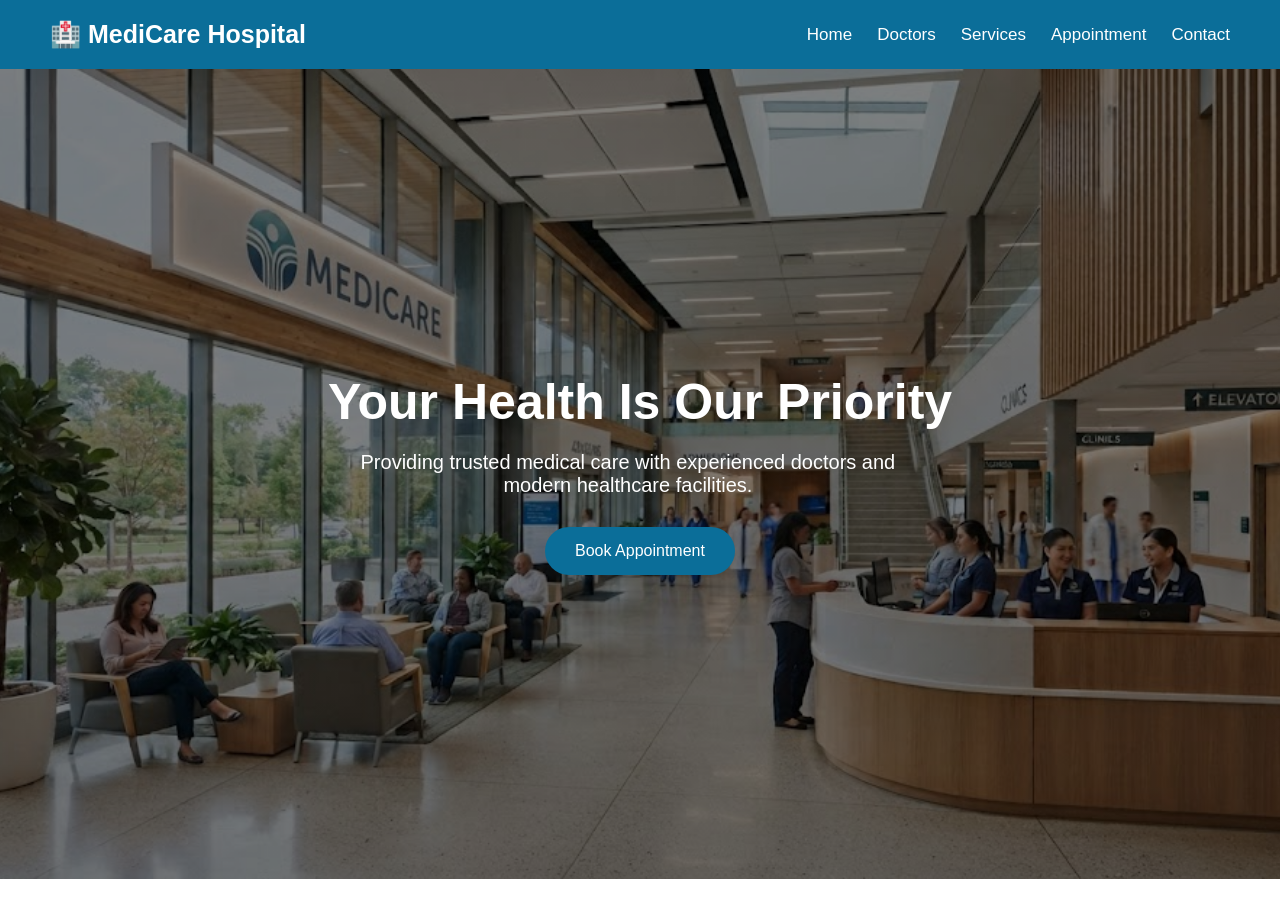
<file: index.html>
<!DOCTYPE html>
<html lang="en">

<head>
    <meta charset="UTF-8">
    <meta name="viewport" content="width=device-width, initial-scale=1.0">
    <title>MediCare Hospital</title>

    <!-- CSS Files -->
    <link rel="stylesheet" href="css/style.css">
    <link rel="stylesheet" href="css/responsive.css">
</head>

<body>

    <body>

    <!-- Navigation Bar -->
    <header>
        <nav class="navbar">

            <div class="logo">
                🏥 MediCare Hospital
            </div>

            <ul class="nav-links">
                <li><a href="index.html">Home</a></li>
                <li><a href="doctors.html">Doctors</a></li>
                <li><a href="services.html">Services</a></li>
                <li><a href="appointment.html">Appointment</a></li>
                <li><a href="contact.html">Contact</a></li>
                
            </ul>

        </nav>
    </header>


    <!-- Hero Section -->
    <section class="hero">

        <div class="hero-content">

            <h1>Your Health Is Our Priority</h1>

            <p>
                Providing trusted medical care with experienced doctors
                and modern healthcare facilities.
            </p>

            <a href="appointment.html" class="btn">
                Book Appointment
            </a>

        </div>

    </section>

    


    <!-- JavaScript File -->
    <script src="js/script.js"></script>

</body>
    <!-- JavaScript File -->
    <script src="js/script.js"></script>

</body>

</html><!DOCTYPE html>
<html lang="en">

<head>
    <meta charset="UTF-8">
    <meta name="viewport" content="width=device-width, initial-scale=1.0">
    <title>MediCare Hospital</title>

    <!-- CSS Files -->
    <link rel="stylesheet" href="css/style.css">
    <link rel="stylesheet" href="css/responsive.css">
</head>

<body>

    <!-- JavaScript File -->
    <script src="js/script.js"></script>

</body>

</html>
</file>
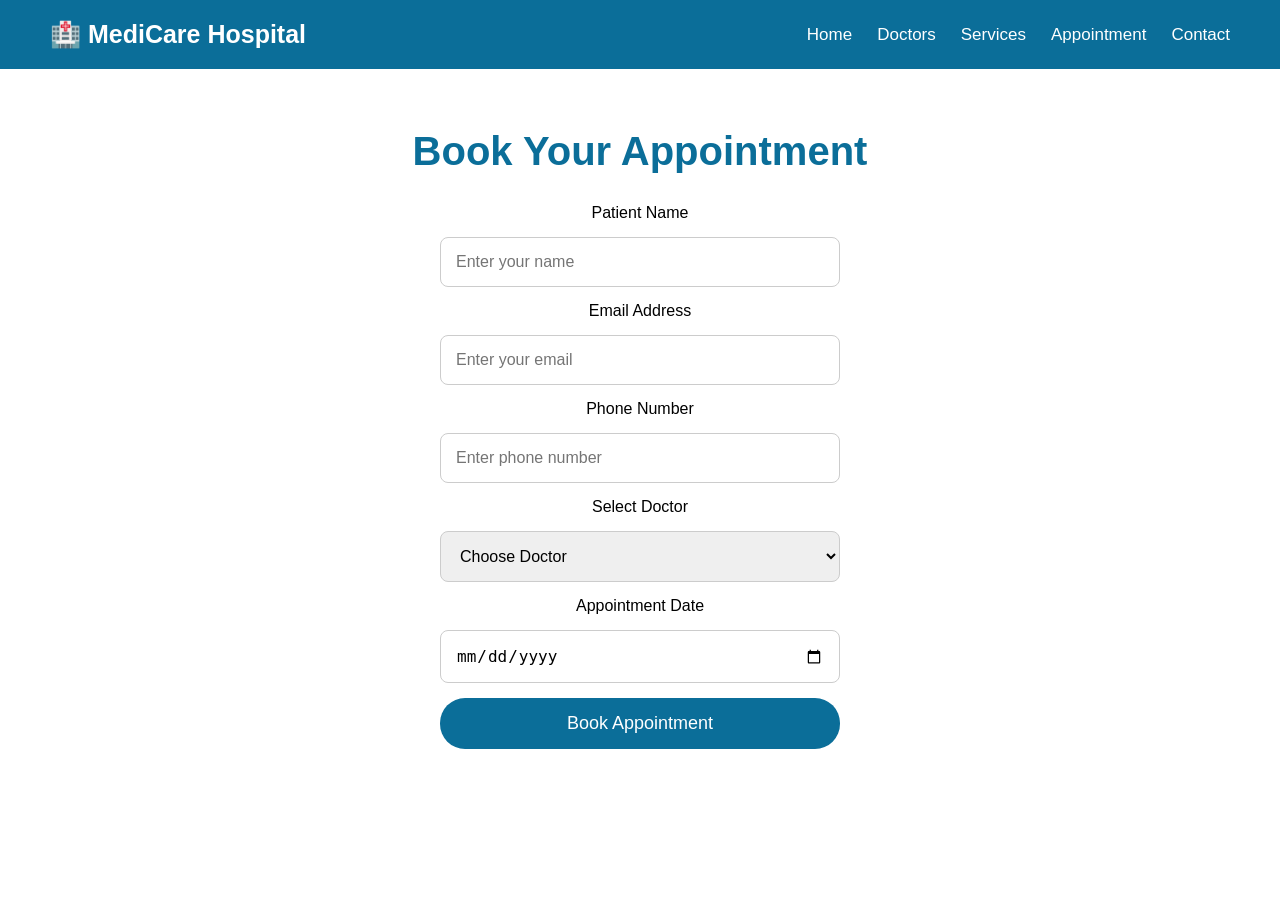
<file: appointment.html>
<!DOCTYPE html>
<html lang="en">

<head>

<meta charset="UTF-8">
<meta name="viewport" content="width=device-width, initial-scale=1.0">

<title>Book Appointment - MediCare Hospital</title>

<link rel="stylesheet" href="css/style.css">
<link rel="stylesheet" href="css/responsive.css">

</head>


<body>


<header>

<nav class="navbar">

<div class="logo">
🏥 MediCare Hospital
</div>


<ul class="nav-links">

<li><a href="index.html">Home</a></li>
<li><a href="doctors.html">Doctors</a></li>
<li><a href="services.html">Services</a></li>
<li><a href="appointment.html">Appointment</a></li>
<li><a href="contact.html">Contact</a></li>

</ul>

</nav>

</header>




<section class="appointment-section">


<h1>Book Your Appointment</h1>



<form id="appointmentForm">


<label>
Patient Name
</label>

<input 
type="text" 
id="name"
placeholder="Enter your name"
>



<label>
Email Address
</label>

<input 
type="email" 
id="email"
placeholder="Enter your email"
>




<label>
Phone Number
</label>

<input 
type="tel"
id="phone"
placeholder="Enter phone number"
>




<label>
Select Doctor
</label>


<select id="doctor">


<option value="">
Choose Doctor
</option>


<option>
Dr. Fathima Nuha - Cardiologist
</option>


<option>
Dr. Mohamed Nabreis - Neurologist
</option>


<option>
Dr. Nabreis Nuha - Paediatrician
</option>


</select>




<label>
Appointment Date
</label>


<input 
type="date"
id="date"
>




<button type="submit">

Book Appointment

</button>



<p id="message"></p>



</form>


</section>




<script src="js/script.js"></script>


</body>

</html>
</file>
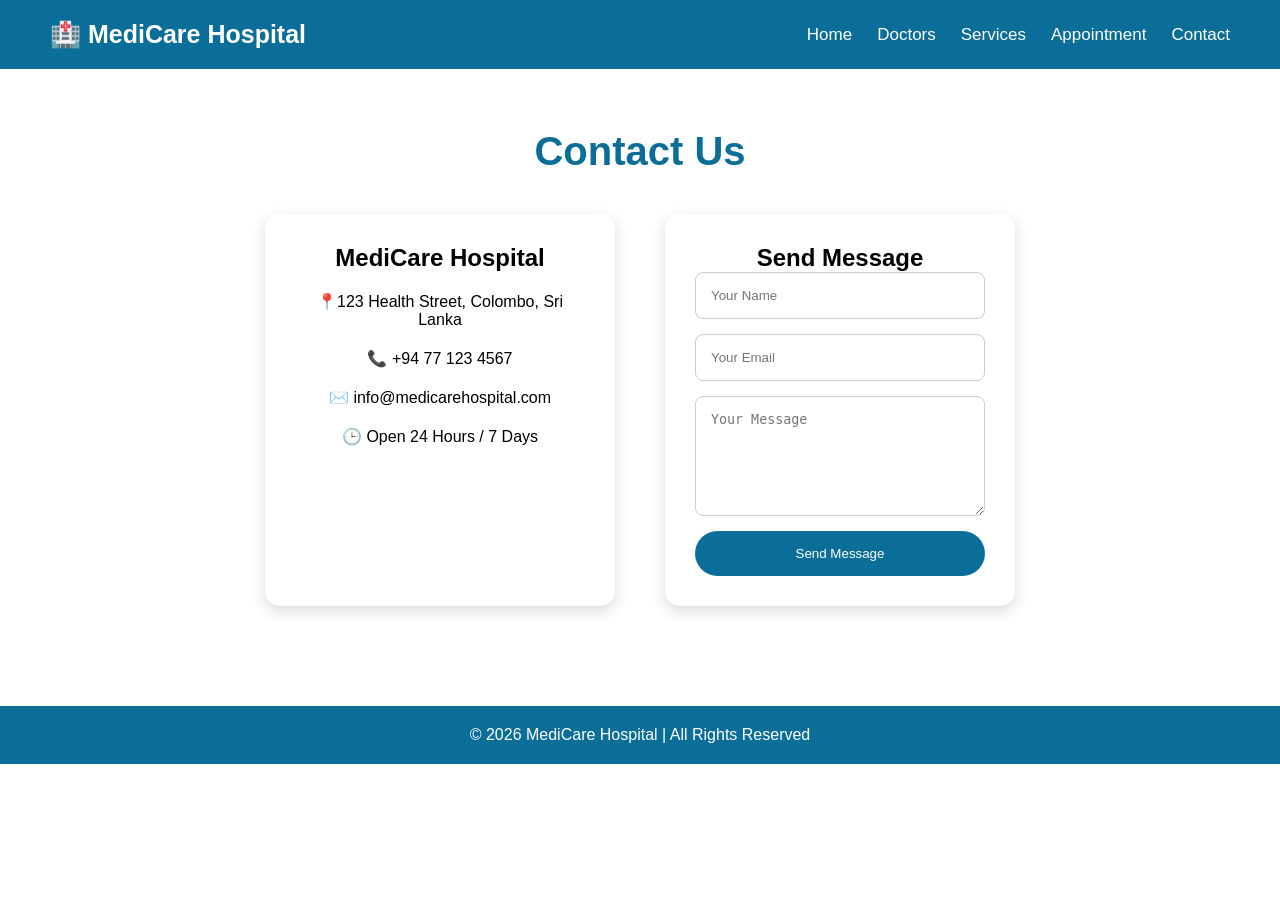
<file: contact.html>
<!DOCTYPE html>
<html lang="en">

<head>

<meta charset="UTF-8">
<meta name="viewport" content="width=device-width, initial-scale=1.0">

<title>Contact - MediCare Hospital</title>

<link rel="stylesheet" href="css/style.css">
<link rel="stylesheet" href="css/responsive.css">

</head>


<body>


<header>

<nav class="navbar">

<div class="logo">
🏥 MediCare Hospital
</div>


<ul class="nav-links">

<li><a href="index.html">Home</a></li>
<li><a href="doctors.html">Doctors</a></li>
<li><a href="services.html">Services</a></li>
<li><a href="appointment.html">Appointment</a></li>
<li><a href="contact.html">Contact</a></li>

</ul>

</nav>

</header>



<section class="contact-section">


<h1>Contact Us</h1>


<div class="contact-container">



<div class="contact-info">


<h2>MediCare Hospital</h2>


<p>
📍123 Health Street, Colombo, Sri Lanka
</p>


<p>
📞 +94 77 123 4567
</p>


<p>
✉️ info@medicarehospital.com
</p>


<p>
🕒 Open 24 Hours / 7 Days
</p>


</div>




<div class="contact-form">


<h2>Send Message</h2>


<form>


<input 
type="text"
placeholder="Your Name"
>


<input 
type="email"
placeholder="Your Email"
>


<textarea 
placeholder="Your Message">
</textarea>


<button>
Send Message
</button>


</form>


</div>



</div>


</section>




<footer>


<p>
© 2026 MediCare Hospital | All Rights Reserved
</p>


</footer>



<script src="js/script.js"></script>


</body>

</html>
</file>
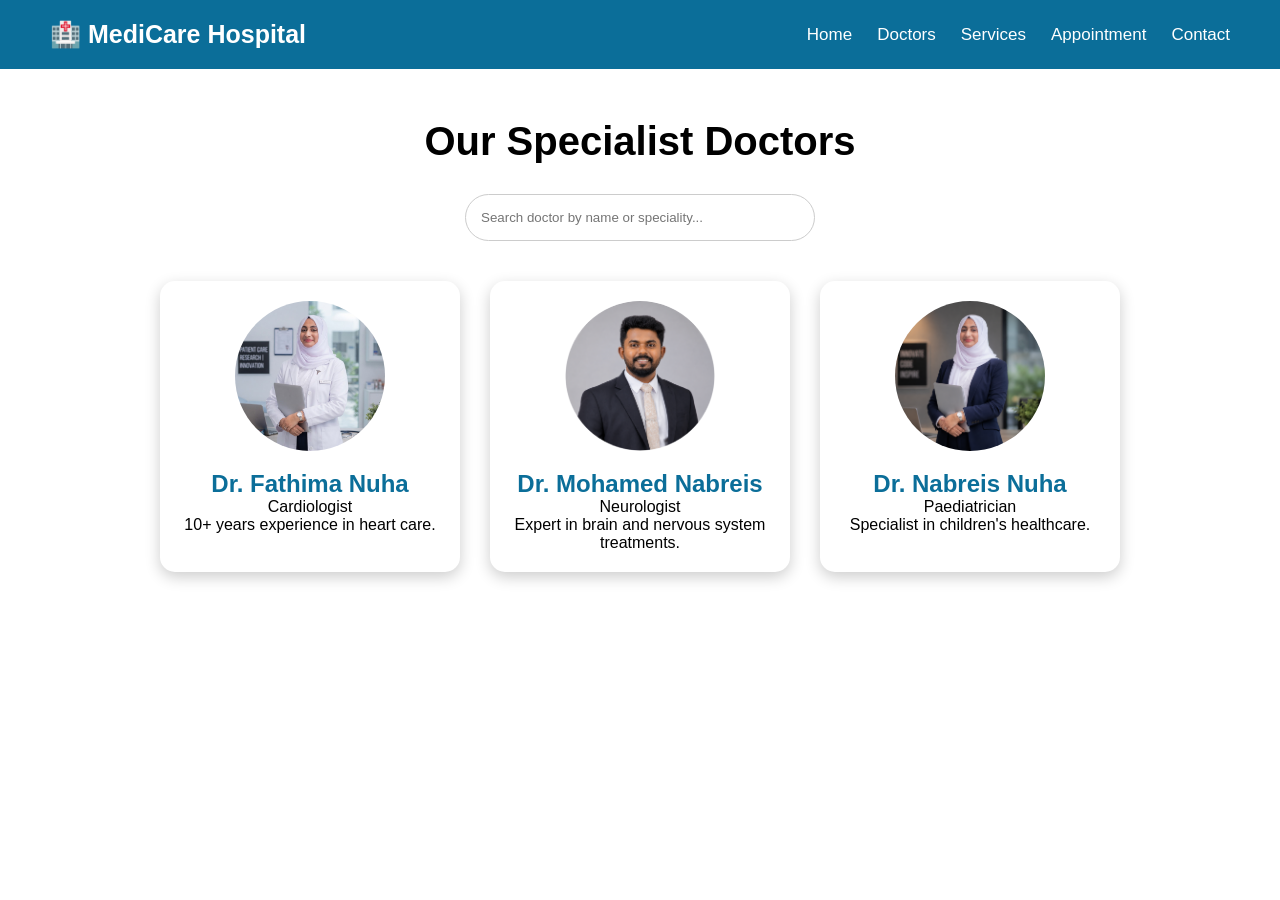
<file: doctors.html>
<!DOCTYPE html>
<html lang="en">

<head>

    <meta charset="UTF-8">
    <meta name="viewport" content="width=device-width, initial-scale=1.0">

    <title>Our Doctors - MediCare Hospital</title>

    <link rel="stylesheet" href="css/style.css">
    <link rel="stylesheet" href="css/responsive.css">

</head>


<body>


<header>

<nav class="navbar">

<div class="logo">
🏥 MediCare Hospital
</div>


<ul class="nav-links">

<li><a href="index.html">Home</a></li>
<li><a href="doctors.html">Doctors</a></li>
<li><a href="services.html">Services</a></li>
<li><a href="appointment.html">Appointment</a></li>
<li><a href="contact.html">Contact</a></li>

</ul>

</nav>

</header>



<section class="doctors-section">

<h1>Our Specialist Doctors</h1>


<input 
type="text" 
id="doctorSearch"
placeholder="Search doctor by name or speciality..."
>



<div class="doctor-container">


<div class="doctor-card">

<img src="images/doctor1.jpg">

<h2>Dr. Fathima Nuha</h2>

<p>Cardiologist</p>

<p>
10+ years experience in heart care.
</p>

</div>



<div class="doctor-card">

<img src="images/doctor2.jpg">

<h2>Dr. Mohamed Nabreis</h2>

<p>Neurologist</p>

<p>
Expert in brain and nervous system treatments.
</p>

</div>




<div class="doctor-card">

<img src="images/doctor3.jpg">

<h2>Dr. Nabreis Nuha</h2>

<p>Paediatrician</p>

<p>
Specialist in children's healthcare.
</p>

</div>


</div>


</section>



<script src="js/script.js"></script>


</body>

</html>
</file>
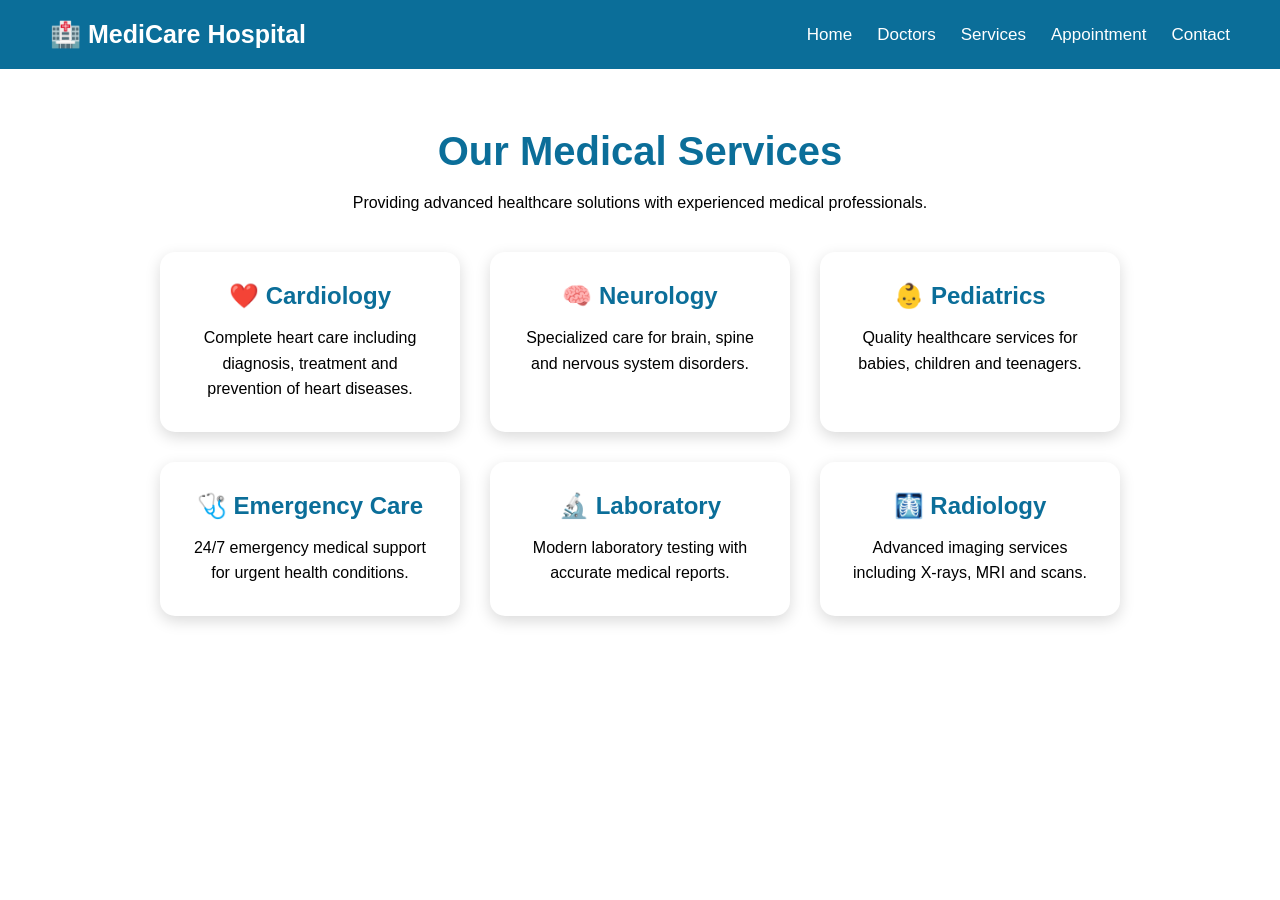
<file: services.html>
<!DOCTYPE html>
<html lang="en">

<head>

    <meta charset="UTF-8">
    <meta name="viewport" content="width=device-width, initial-scale=1.0">

    <title>Services - MediCare Hospital</title>

    <link rel="stylesheet" href="css/style.css">
    <link rel="stylesheet" href="css/responsive.css">

</head>


<body>


<header>

<nav class="navbar">

<div class="logo">
🏥 MediCare Hospital
</div>


<ul class="nav-links">

<li><a href="index.html">Home</a></li>
<li><a href="doctors.html">Doctors</a></li>
<li><a href="services.html">Services</a></li>
<li><a href="appointment.html">Appointment</a></li>
<li><a href="contact.html">Contact</a></li>

</ul>

</nav>

</header>



<section class="services-section">


<h1>Our Medical Services</h1>


<p>
Providing advanced healthcare solutions with experienced medical professionals.
</p>



<div class="services-container">



<div class="service-card">

<h2>❤️ Cardiology</h2>

<p>
Complete heart care including diagnosis,
treatment and prevention of heart diseases.
</p>

</div>




<div class="service-card">

<h2>🧠 Neurology</h2>

<p>
Specialized care for brain,
spine and nervous system disorders.
</p>

</div>




<div class="service-card">

<h2>👶 Pediatrics</h2>

<p>
Quality healthcare services for babies,
children and teenagers.
</p>

</div>




<div class="service-card">

<h2>🩺 Emergency Care</h2>

<p>
24/7 emergency medical support
for urgent health conditions.
</p>

</div>




<div class="service-card">

<h2>🔬 Laboratory</h2>

<p>
Modern laboratory testing with
accurate medical reports.
</p>

</div>




<div class="service-card">

<h2>🩻 Radiology</h2>

<p>
Advanced imaging services including
X-rays, MRI and scans.
</p>

</div>



</div>


</section>



<script src="js/script.js"></script>


</body>

</html>
</file>
<file: css/style.css>
/* Reset Styles */
html{

scroll-behavior:smooth;

}

* {
    margin: 0;
    padding: 0;
    box-sizing: border-box;
}
body{

transition:0.3s;

}

body {
    font-family: Arial, sans-serif;
}


/* Navigation Bar */

.navbar {

    display: flex;
    justify-content: space-between;
    align-items: center;

    padding: 20px 50px;

    background-color: #0b6e99;
}


.logo {

    color: white;
    font-size: 25px;
    font-weight: bold;

}


.nav-links {

    list-style: none;
    display: flex;
    gap: 25px;

}


.nav-links a {

    color: white;
    text-decoration: none;
    font-size: 17px;

}


.nav-links a:hover {

    color: #ffd700;

}



/* Hero Section */


.hero {

    height: 90vh;

    background: linear-gradient(
        rgba(0,0,0,0.5),
        rgba(0,0,0,0.5)
    ),
    url("../images/hospital.jpg");


    background-size: cover;
    background-position: center;


    display: flex;
    align-items: center;
    justify-content: center;

    text-align: center;

    color: white;

}



.hero-content h1 {

    font-size: 50px;
    margin-bottom: 20px;

}



.hero-content p {

    font-size: 20px;
    max-width: 600px;

}



.btn {

    display: inline-block;

    margin-top: 30px;

    padding: 15px 30px;

    background-color: #0b6e99;

    color: white;

    text-decoration: none;

    border-radius: 30px;

}


.btn:hover {

    background-color: #084c70;

}

/* Doctors Section */


.doctors-section {

    padding: 50px;

    text-align: center;

}


.doctors-section h1 {

    font-size: 40px;

    margin-bottom: 30px;

}



#doctorSearch {

    width: 350px;

    padding: 15px;

    border-radius: 25px;

    border: 1px solid #ccc;

    margin-bottom: 40px;

}



.doctor-container {

    display: flex;

    justify-content: center;

    gap: 30px;

    flex-wrap: wrap;

}



.doctor-card {

    width: 300px;

    padding: 20px;

    border-radius: 15px;

    box-shadow: 0 5px 15px rgba(0,0,0,0.2);

}



.doctor-card img {

    width: 150px;

    height: 150px;

    border-radius: 50%;

    object-fit: cover;

}



.doctor-card h2 {

    margin-top: 15px;

    color:#0b6e99;

}

/* Services Section */


.services-section {

    padding: 60px 50px;

    text-align: center;

}



.services-section h1 {

    font-size: 40px;

    color:#0b6e99;

    margin-bottom:20px;

}



.services-container {


    display:flex;

    justify-content:center;

    flex-wrap:wrap;

    gap:30px;

    margin-top:40px;

}




.service-card {


    width:300px;

    padding:30px;


    background:white;


    border-radius:15px;


    box-shadow:0 5px 15px rgba(0,0,0,0.15);


    transition:0.3s;


}




.service-card:hover {


    transform:translateY(-10px);


}



.service-card h2 {


    color:#0b6e99;

    margin-bottom:15px;


}



.service-card p {


    line-height:1.6;


}

/* Appointment Section */


.appointment-section {

    padding:60px 20px;

    text-align:center;

}



.appointment-section h1 {

    color:#0b6e99;

    font-size:40px;

    margin-bottom:30px;

}



#appointmentForm {


    width:400px;

    margin:auto;

    display:flex;

    flex-direction:column;

    gap:15px;


}



#appointmentForm input,
#appointmentForm select {


    padding:15px;

    border-radius:8px;

    border:1px solid #ccc;

    font-size:16px;


}



#appointmentForm button {


    padding:15px;

    background:#0b6e99;

    color:white;

    border:none;

    border-radius:25px;

    font-size:18px;

    cursor:pointer;


}



#appointmentForm button:hover {


    background:#084c70;


}



#message {

    margin-top:20px;

    font-weight:bold;

}

/* Contact Section */


.contact-section {

    padding:60px 40px;

    text-align:center;

}



.contact-section h1 {

    color:#0b6e99;

    font-size:40px;

    margin-bottom:40px;

}



.contact-container {


    display:flex;

    justify-content:center;

    gap:50px;

    flex-wrap:wrap;


}



.contact-info,
.contact-form {


    width:350px;

    padding:30px;

    border-radius:15px;

    box-shadow:0 5px 15px rgba(0,0,0,0.15);


}



.contact-info p {

    margin:20px 0;

}



.contact-form form {

    display:flex;

    flex-direction:column;

    gap:15px;

}



.contact-form input,
.contact-form textarea {


    padding:15px;

    border:1px solid #ccc;

    border-radius:8px;

}



.contact-form textarea {

    height:120px;

}



.contact-form button {


    padding:15px;

    background:#0b6e99;

    color:white;

    border:none;

    border-radius:25px;

    cursor:pointer;

}



footer {


    background:#0b6e99;

    color:white;

    text-align:center;

    padding:20px;

    margin-top:40px;

}
</file>
<file: css/responsive.css>
/* Tablet Devices */

@media screen and (max-width: 900px){


.navbar{

    padding:20px;

}


.nav-links{

    gap:15px;

}



.hero-content h1{

    font-size:40px;

}



.doctor-container,
.services-container,
.contact-container{

    flex-direction:column;

    align-items:center;

}



}



/* Mobile Devices */


@media screen and (max-width:600px){


.navbar{

    flex-direction:column;

}


.logo{

    margin-bottom:20px;

}



.nav-links{

    flex-direction:column;

    text-align:center;

}



.hero{

    height:70vh;

}



.hero-content h1{

    font-size:30px;

}



.hero-content p{

    font-size:16px;

}



#doctorSearch{

    width:90%;

}



.doctor-card,
.service-card,
.contact-info,
.contact-form{

    width:90%;

}



#appointmentForm{

    width:90%;

}



}
</file>
